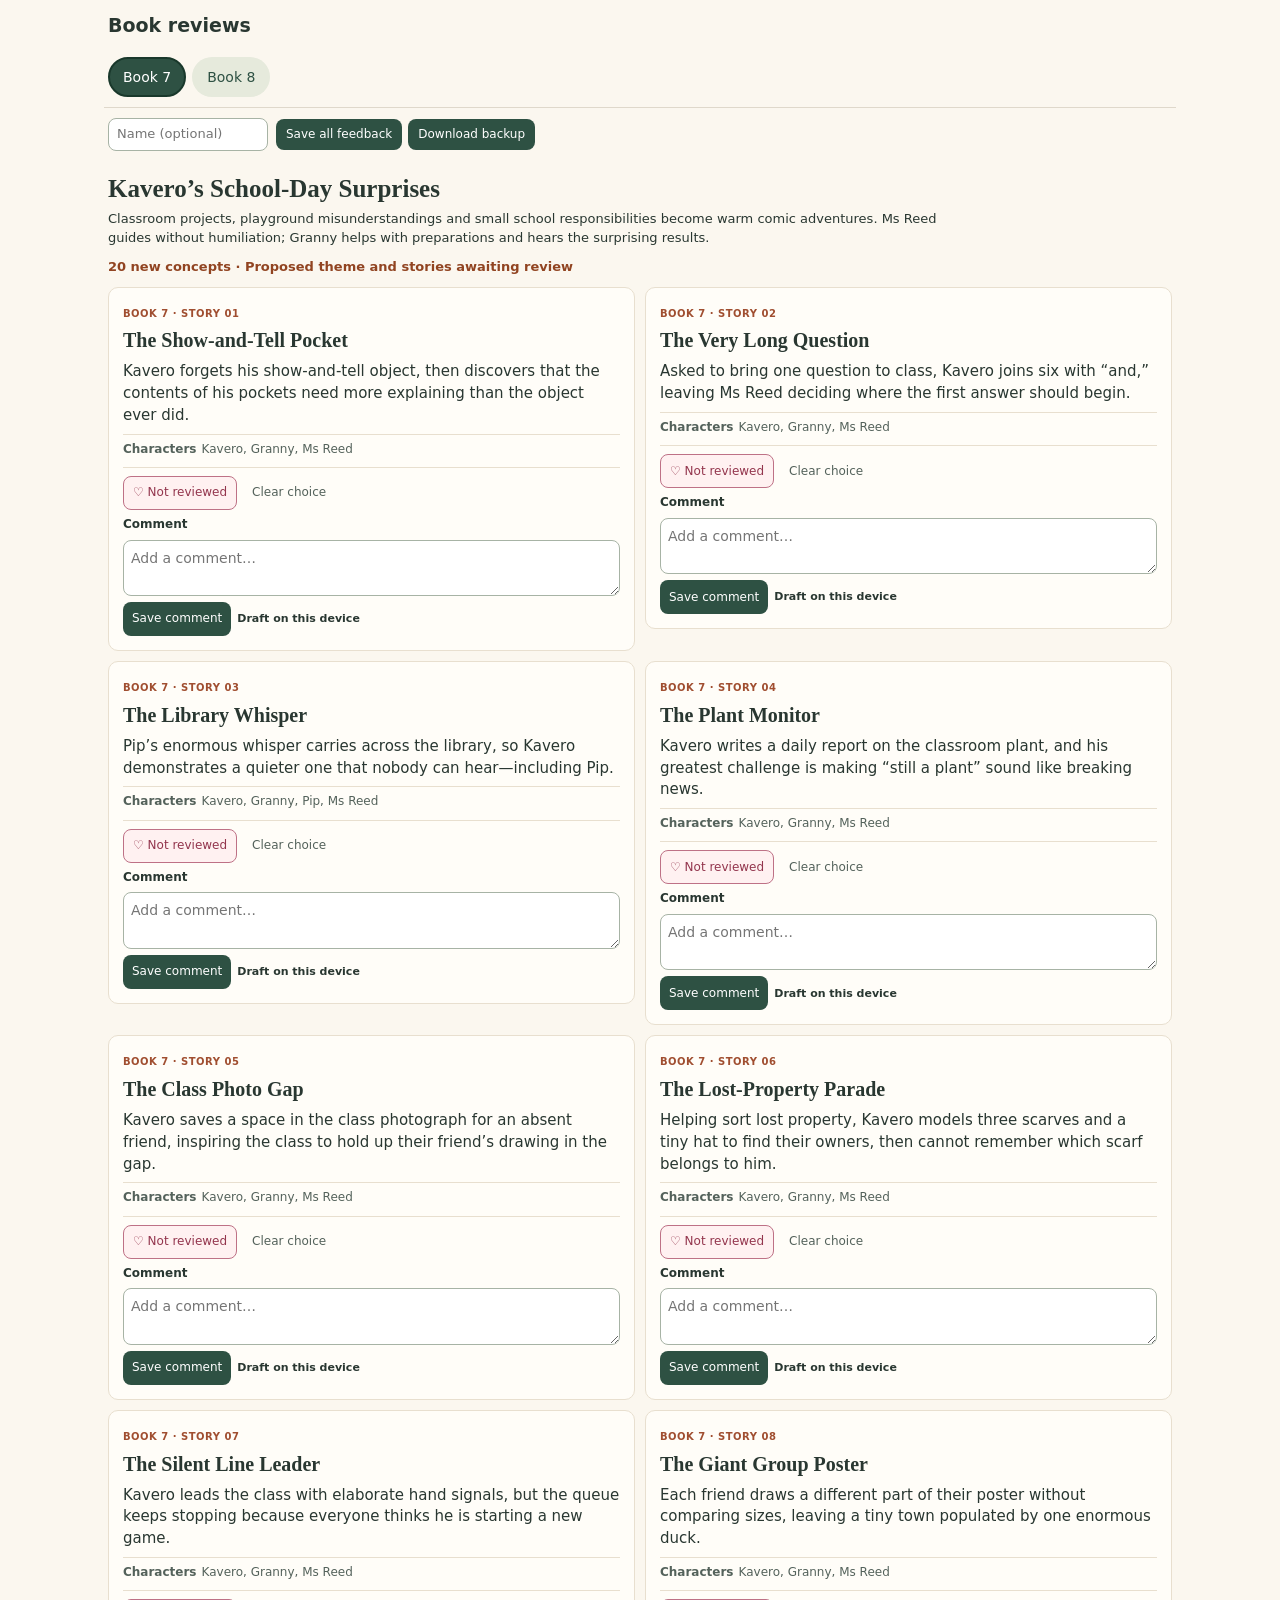
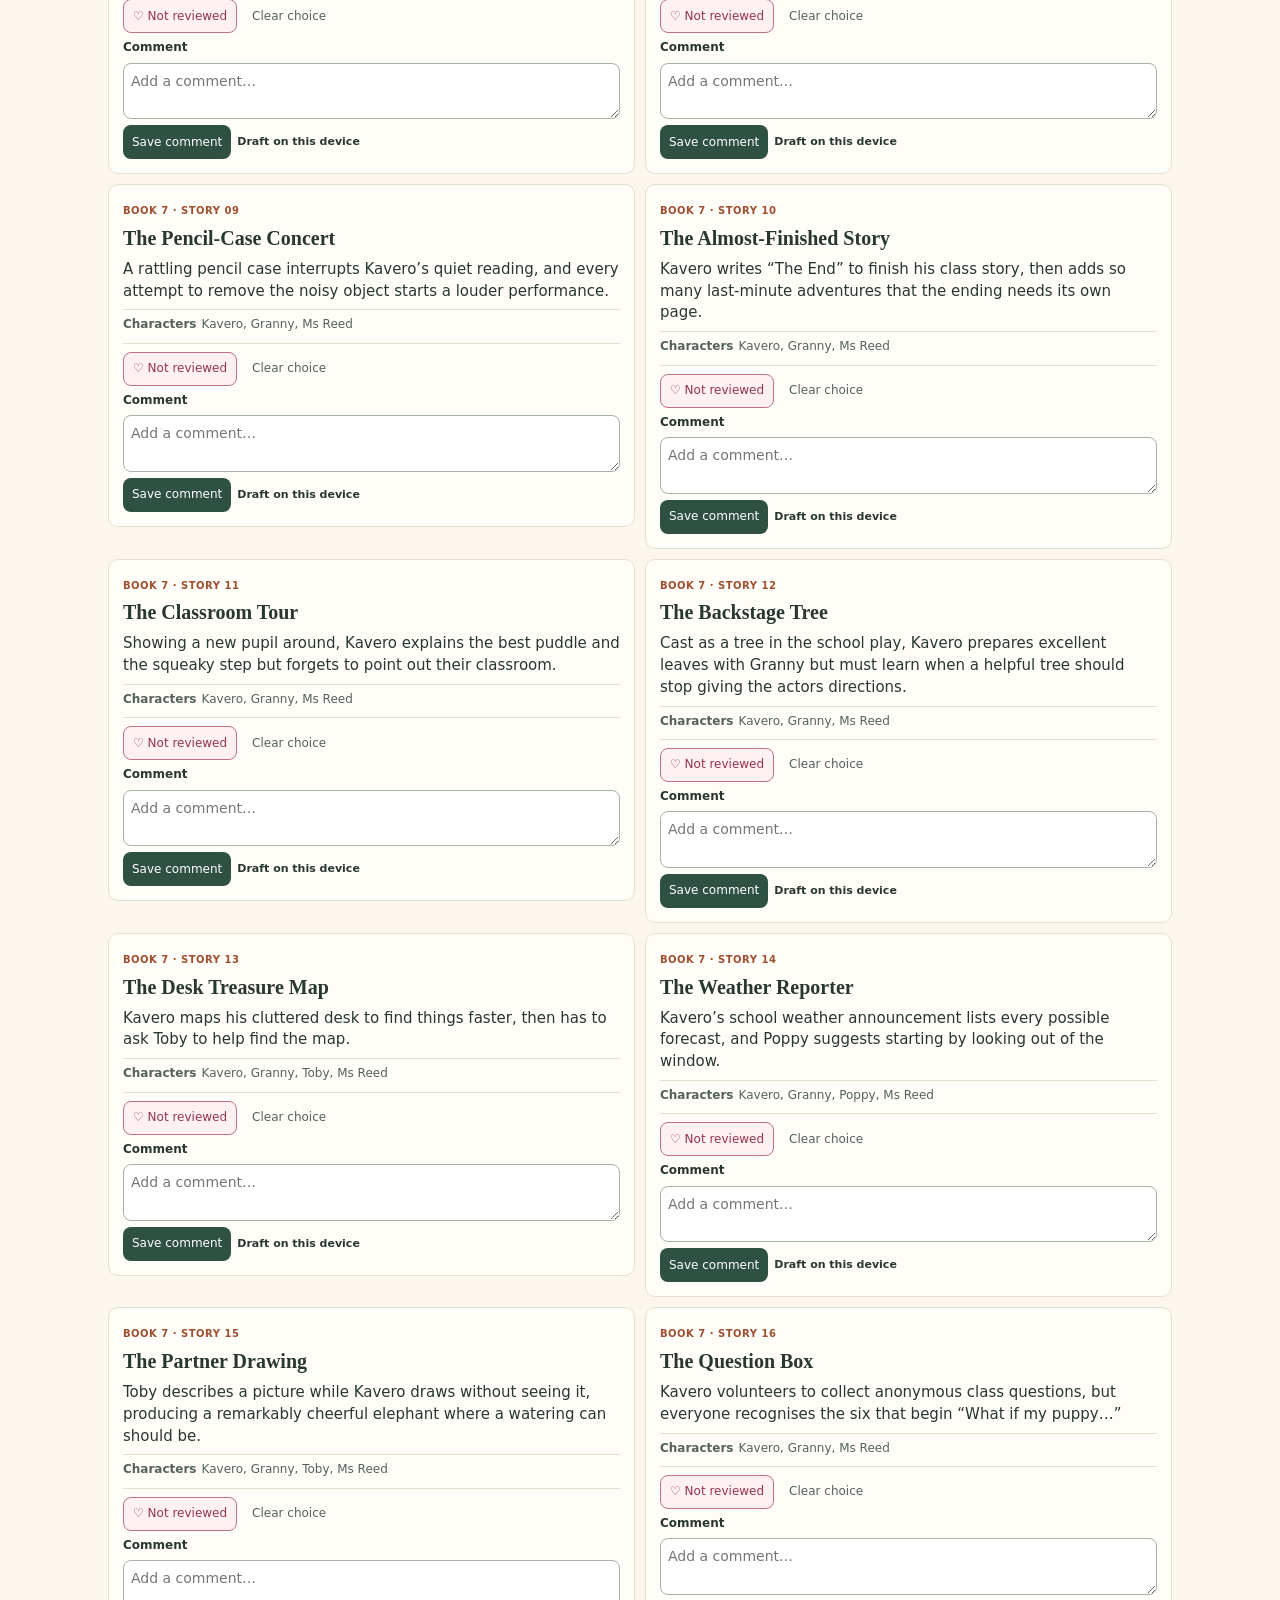
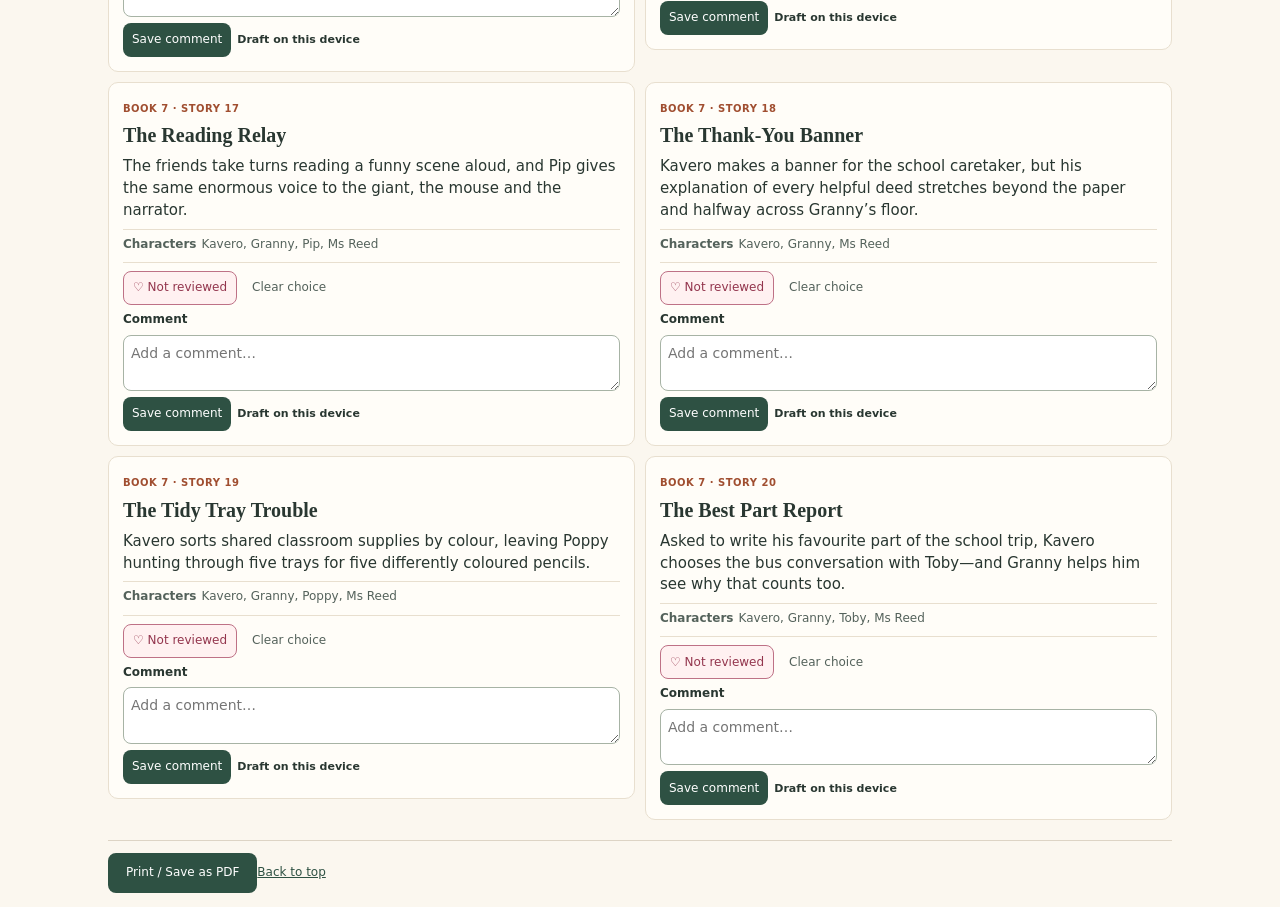
<file: index.html>
<!doctype html><html lang="en"><head><meta charset="utf-8"><meta name="viewport" content="width=device-width,initial-scale=1"><meta name="robots" content="noindex,nofollow"><title>Kavero — Books 2–8 Story Review</title><style>
:root{color-scheme:light}*{box-sizing:border-box}body{margin:0;background:#fbf7ef;color:#293731;font:17px/1.65 system-ui,sans-serif}main{max-width:1060px;margin:auto;padding:52px 24px}.eyebrow,.number{font-size:12px;font-weight:750;letter-spacing:.12em;color:#a04e30}h1{font-family:Georgia,serif;font-size:clamp(36px,6vw,60px);line-height:1.1;max-width:800px;margin:16px 0 22px}header p{max-width:750px}.meta{display:flex;gap:10px;flex-wrap:wrap;margin:26px 0}.meta span{border:1px solid #d9dccc;padding:5px 12px;border-radius:20px;font-size:14px}.note{background:#eef0e3;border-radius:14px;padding:18px 22px;margin-bottom:30px}.grid{display:grid;grid-template-columns:1fr 1fr;gap:20px}article{padding:26px;background:#fffdf8;border:1px solid #e8dfcf;border-radius:16px}h2{font:700 25px/1.25 Georgia,serif;margin:10px 0}article p{margin:14px 0}.cast{font-size:14px;color:#54625b;border-top:1px solid #e8dfcf;padding-top:12px}.cast strong{display:block}footer{margin-top:34px;border-top:1px solid #ddd4c5;padding-top:24px;font-size:15px}button{background:#2e5143;color:white;border:0;border-radius:8px;padding:11px 18px;font:inherit;cursor:pointer}@media(max-width:680px){.grid{grid-template-columns:1fr}main{padding:30px 18px}}@media print{body{background:white;font-size:11pt}main{padding:0}.grid{display:block}article{break-inside:avoid;margin-bottom:12px}button{display:none}h1{font-size:30pt}}

nav{display:flex;gap:12px;flex-wrap:wrap;margin:24px 0}nav a{padding:8px 14px;border:1px solid #cbd1bd;border-radius:8px;color:#2e5143;text-decoration:none}section.book{scroll-margin-top:20px;margin-top:48px}section.book>h2{font-size:32px}h3{font:700 24px/1.25 Georgia,serif;margin:10px 0}article{break-inside:avoid}.status{color:#914421;font-weight:700}a{color:#2e5143}</style><link rel="stylesheet" href="feedback.css?v=compact1"></head><body><main><header><h1>Book reviews</h1></header><div class="book-tabs" role="tablist" aria-label="Review books"><button type="button" role="tab" id="tab-7" aria-controls="book-7" aria-selected="true" data-books="7">Book 7</button><button type="button" role="tab" id="tab-8" aria-controls="book-8" aria-selected="false" data-books="8">Book 8</button></div><section class="book" id="book-7"><div class="eyebrow">NEW · BOOK 7</div><h2>Kavero’s School-Day Surprises</h2><p>Classroom projects, playground misunderstandings and small school responsibilities become warm comic adventures. Ms Reed guides without humiliation; Granny helps with preparations and hears the surprising results.</p><p class="status">20 new concepts · Proposed theme and stories awaiting review</p><div class="grid"><article data-plan-status="new-book"><span class="number">BOOK 7 · STORY 01</span><h3>The Show-and-Tell Pocket</h3><p>Kavero forgets his show-and-tell object, then discovers that the contents of his pockets need more explaining than the object ever did.</p><p class="cast"><strong>Characters</strong>Kavero, Granny, Ms Reed</p></article><article data-plan-status="new-book"><span class="number">BOOK 7 · STORY 02</span><h3>The Very Long Question</h3><p>Asked to bring one question to class, Kavero joins six with “and,” leaving Ms Reed deciding where the first answer should begin.</p><p class="cast"><strong>Characters</strong>Kavero, Granny, Ms Reed</p></article><article data-plan-status="new-book"><span class="number">BOOK 7 · STORY 03</span><h3>The Library Whisper</h3><p>Pip’s enormous whisper carries across the library, so Kavero demonstrates a quieter one that nobody can hear—including Pip.</p><p class="cast"><strong>Characters</strong>Kavero, Granny, Pip, Ms Reed</p></article><article data-plan-status="new-book"><span class="number">BOOK 7 · STORY 04</span><h3>The Plant Monitor</h3><p>Kavero writes a daily report on the classroom plant, and his greatest challenge is making “still a plant” sound like breaking news.</p><p class="cast"><strong>Characters</strong>Kavero, Granny, Ms Reed</p></article><article data-plan-status="new-book"><span class="number">BOOK 7 · STORY 05</span><h3>The Class Photo Gap</h3><p>Kavero saves a space in the class photograph for an absent friend, inspiring the class to hold up their friend’s drawing in the gap.</p><p class="cast"><strong>Characters</strong>Kavero, Granny, Ms Reed</p></article><article data-plan-status="new-book"><span class="number">BOOK 7 · STORY 06</span><h3>The Lost-Property Parade</h3><p>Helping sort lost property, Kavero models three scarves and a tiny hat to find their owners, then cannot remember which scarf belongs to him.</p><p class="cast"><strong>Characters</strong>Kavero, Granny, Ms Reed</p></article><article data-plan-status="new-book"><span class="number">BOOK 7 · STORY 07</span><h3>The Silent Line Leader</h3><p>Kavero leads the class with elaborate hand signals, but the queue keeps stopping because everyone thinks he is starting a new game.</p><p class="cast"><strong>Characters</strong>Kavero, Granny, Ms Reed</p></article><article data-plan-status="new-book"><span class="number">BOOK 7 · STORY 08</span><h3>The Giant Group Poster</h3><p>Each friend draws a different part of their poster without comparing sizes, leaving a tiny town populated by one enormous duck.</p><p class="cast"><strong>Characters</strong>Kavero, Granny, Ms Reed</p></article><article data-plan-status="new-book"><span class="number">BOOK 7 · STORY 09</span><h3>The Pencil-Case Concert</h3><p>A rattling pencil case interrupts Kavero’s quiet reading, and every attempt to remove the noisy object starts a louder performance.</p><p class="cast"><strong>Characters</strong>Kavero, Granny, Ms Reed</p></article><article data-plan-status="new-book"><span class="number">BOOK 7 · STORY 10</span><h3>The Almost-Finished Story</h3><p>Kavero writes “The End” to finish his class story, then adds so many last-minute adventures that the ending needs its own page.</p><p class="cast"><strong>Characters</strong>Kavero, Granny, Ms Reed</p></article><article data-plan-status="new-book"><span class="number">BOOK 7 · STORY 11</span><h3>The Classroom Tour</h3><p>Showing a new pupil around, Kavero explains the best puddle and the squeaky step but forgets to point out their classroom.</p><p class="cast"><strong>Characters</strong>Kavero, Granny, Ms Reed</p></article><article data-plan-status="new-book"><span class="number">BOOK 7 · STORY 12</span><h3>The Backstage Tree</h3><p>Cast as a tree in the school play, Kavero prepares excellent leaves with Granny but must learn when a helpful tree should stop giving the actors directions.</p><p class="cast"><strong>Characters</strong>Kavero, Granny, Ms Reed</p></article><article data-plan-status="new-book"><span class="number">BOOK 7 · STORY 13</span><h3>The Desk Treasure Map</h3><p>Kavero maps his cluttered desk to find things faster, then has to ask Toby to help find the map.</p><p class="cast"><strong>Characters</strong>Kavero, Granny, Toby, Ms Reed</p></article><article data-plan-status="new-book"><span class="number">BOOK 7 · STORY 14</span><h3>The Weather Reporter</h3><p>Kavero’s school weather announcement lists every possible forecast, and Poppy suggests starting by looking out of the window.</p><p class="cast"><strong>Characters</strong>Kavero, Granny, Poppy, Ms Reed</p></article><article data-plan-status="new-book"><span class="number">BOOK 7 · STORY 15</span><h3>The Partner Drawing</h3><p>Toby describes a picture while Kavero draws without seeing it, producing a remarkably cheerful elephant where a watering can should be.</p><p class="cast"><strong>Characters</strong>Kavero, Granny, Toby, Ms Reed</p></article><article data-plan-status="new-book"><span class="number">BOOK 7 · STORY 16</span><h3>The Question Box</h3><p>Kavero volunteers to collect anonymous class questions, but everyone recognises the six that begin “What if my puppy…”</p><p class="cast"><strong>Characters</strong>Kavero, Granny, Ms Reed</p></article><article data-plan-status="new-book"><span class="number">BOOK 7 · STORY 17</span><h3>The Reading Relay</h3><p>The friends take turns reading a funny scene aloud, and Pip gives the same enormous voice to the giant, the mouse and the narrator.</p><p class="cast"><strong>Characters</strong>Kavero, Granny, Pip, Ms Reed</p></article><article data-plan-status="new-book"><span class="number">BOOK 7 · STORY 18</span><h3>The Thank-You Banner</h3><p>Kavero makes a banner for the school caretaker, but his explanation of every helpful deed stretches beyond the paper and halfway across Granny’s floor.</p><p class="cast"><strong>Characters</strong>Kavero, Granny, Ms Reed</p></article><article data-plan-status="new-book"><span class="number">BOOK 7 · STORY 19</span><h3>The Tidy Tray Trouble</h3><p>Kavero sorts shared classroom supplies by colour, leaving Poppy hunting through five trays for five differently coloured pencils.</p><p class="cast"><strong>Characters</strong>Kavero, Granny, Poppy, Ms Reed</p></article><article data-plan-status="new-book"><span class="number">BOOK 7 · STORY 20</span><h3>The Best Part Report</h3><p>Asked to write his favourite part of the school trip, Kavero chooses the bus conversation with Toby—and Granny helps him see why that counts too.</p><p class="cast"><strong>Characters</strong>Kavero, Granny, Toby, Ms Reed</p></article></div></section><section class="book" id="book-8"><div class="eyebrow">NEW · BOOK 8</div><h2>Kavero’s Party Plans</h2><p>Invitations, games, performances and little celebrations: Kavero tries to make everyone happy, while Granny helps him leave room for the guests to have ideas of their own.</p><p class="status">20 new concepts · Proposed theme and stories awaiting review</p><div class="grid"><article data-plan-status="new-book"><span class="number">BOOK 8 · STORY 01</span><h3>The Invitation Puzzle</h3><p>Kavero draws party invitations without words, and Toby arrives with a pillow because the birthday cake looked like a bed.</p><p class="cast"><strong>Characters</strong>Kavero, Granny, Toby</p></article><article data-plan-status="new-book"><span class="number">BOOK 8 · STORY 02</span><h3>The Doorbell Committee</h3><p>Everyone wants to welcome the first guest, leaving Granny to welcome the next five while the children rehearse their greeting.</p><p class="cast"><strong>Characters</strong>Kavero, Granny</p></article><article data-plan-status="new-book"><span class="number">BOOK 8 · STORY 03</span><h3>The Balloon Name Tags</h3><p>Kavero gives each guest a name balloon, but the balloons drift between chairs and Dad spends lunch answering to Poppy.</p><p class="cast"><strong>Characters</strong>Kavero, Granny, Poppy, Dad</p></article><article data-plan-status="new-book"><span class="number">BOOK 8 · STORY 04</span><h3>The Musical Cushion</h3><p>There is one cushion for every player in Kavero’s friendly music game, yet Fozzy keeps choosing the one Kavero is about to sit on.</p><p class="cast"><strong>Characters</strong>Kavero, Granny, Fozzy</p></article><article data-plan-status="new-book"><span class="number">BOOK 8 · STORY 05</span><h3>The Treasure Map Mix-Up</h3><p>Kavero draws a treasure map from his own viewpoint, sending his friends to the wrong side of every landmark until Granny turns it around.</p><p class="cast"><strong>Characters</strong>Kavero, Granny</p></article><article data-plan-status="new-book"><span class="number">BOOK 8 · STORY 06</span><h3>The Endless Welcome Speech</h3><p>Kavero thanks everyone for coming, then thanks everyone for listening, while Pip wonders whether they should applaud to make him stop or keep him going.</p><p class="cast"><strong>Characters</strong>Kavero, Granny, Pip</p></article><article data-plan-status="new-book"><span class="number">BOOK 8 · STORY 07</span><h3>The Fancy-Dress Label</h3><p>Nobody recognises Kavero’s homemade costume, so he adds helpful labels until Granny can no longer see what he is dressed as.</p><p class="cast"><strong>Characters</strong>Kavero, Granny</p></article><article data-plan-status="new-book"><span class="number">BOOK 8 · STORY 08</span><h3>The Magic-Wand Substitute</h3><p>Kavero loses his pretend magic wand before his show, and Granny’s wooden spoon becomes a much funnier replacement when Pip expects it to produce soup.</p><p class="cast"><strong>Characters</strong>Kavero, Granny, Pip</p></article><article data-plan-status="new-book"><span class="number">BOOK 8 · STORY 09</span><h3>The Pass-the-Parcel Pause</h3><p>The music stops on Granny, but she is so busy cheering for everyone else that the parcel completes another lap before she notices.</p><p class="cast"><strong>Characters</strong>Kavero, Granny</p></article><article data-plan-status="new-book"><span class="number">BOOK 8 · STORY 10</span><h3>The Birthday Chair</h3><p>Kavero decorates a special chair for Mum, then has to remove half the decorations so the guest of honour can actually use it.</p><p class="cast"><strong>Characters</strong>Kavero, Granny, Mum</p></article><article data-plan-status="new-book"><span class="number">BOOK 8 · STORY 11</span><h3>The Smallest Parade</h3><p>Millie wants a parade without a long walk, so Kavero leads a grand procession around Granny’s armchair and announces every lap as a new destination.</p><p class="cast"><strong>Characters</strong>Kavero, Granny, Millie</p></article><article data-plan-status="new-book"><span class="number">BOOK 8 · STORY 12</span><h3>The Guessing Jar</h3><p>Kavero carefully counts every button for a guessing game, then adds one beautiful button and forgets whether he counted that one already.</p><p class="cast"><strong>Characters</strong>Kavero, Granny</p></article><article data-plan-status="new-book"><span class="number">BOOK 8 · STORY 13</span><h3>The Two-Person Dragon</h3><p>Kavero and Toby make a two-person costume, but their dragon keeps walking towards two different party games.</p><p class="cast"><strong>Characters</strong>Kavero, Granny, Toby</p></article><article data-plan-status="new-book"><span class="number">BOOK 8 · STORY 14</span><h3>The Party Photographer</h3><p>Kavero arranges perfect photographs while Granny catches the funny faces between poses, and everyone prefers her pictures.</p><p class="cast"><strong>Characters</strong>Kavero, Granny</p></article><article data-plan-status="new-book"><span class="number">BOOK 8 · STORY 15</span><h3>The Guest of Honour</h3><p>Kavero organises a thank-you party for Mr Bell, who arrives ready to fix the decorations and has to be persuaded to put his toolbox down.</p><p class="cast"><strong>Characters</strong>Kavero, Granny, Mr Bell</p></article><article data-plan-status="new-book"><span class="number">BOOK 8 · STORY 16</span><h3>The Rainy Garden Party</h3><p>Rain sends Kavero’s garden party indoors, where a pretend picnic beneath the dining table becomes more popular than his original plan.</p><p class="cast"><strong>Characters</strong>Kavero, Granny</p></article><article data-plan-status="new-book"><span class="number">BOOK 8 · STORY 17</span><h3>The Applause Rehearsal</h3><p>Pip teaches everyone a spectacular cheer for Granny’s entrance, but they practise so enthusiastically that she comes in early to see what she has missed.</p><p class="cast"><strong>Characters</strong>Kavero, Granny, Pip</p></article><article data-plan-status="new-book"><span class="number">BOOK 8 · STORY 18</span><h3>The Party Bag Puzzle</h3><p>Kavero makes every party bag exactly the same, until Millie asks to swap her puzzle for the drawing Poppy would rather give away.</p><p class="cast"><strong>Characters</strong>Kavero, Granny, Poppy, Millie</p></article><article data-plan-status="new-book"><span class="number">BOOK 8 · STORY 19</span><h3>The Last Game Vote</h3><p>The guests vote for one final game, and Kavero discovers that everyone’s favourite is the silly waiting game they invented while he counted.</p><p class="cast"><strong>Characters</strong>Kavero, Granny</p></article><article data-plan-status="new-book"><span class="number">BOOK 8 · STORY 20</span><h3>The Morning-After Celebration</h3><p>Tidying the party with Granny, Kavero finds a forgotten paper crown and declares her Queen of Finding Things Under Chairs.</p><p class="cast"><strong>Characters</strong>Kavero, Granny</p></article></div></section><footer><button onclick="window.print()">Print / Save as PDF</button><p>Story proposal review · No manuscripts included · Updated 7 September 2026</p><a href="#">Back to top</a></footer></main><script src="feedback.js?v=compact1" defer></script><script src="feedback-submit.js?v=compact1" defer></script><script src="book-tabs.js?v=compact1" defer></script></body></html>
</file>
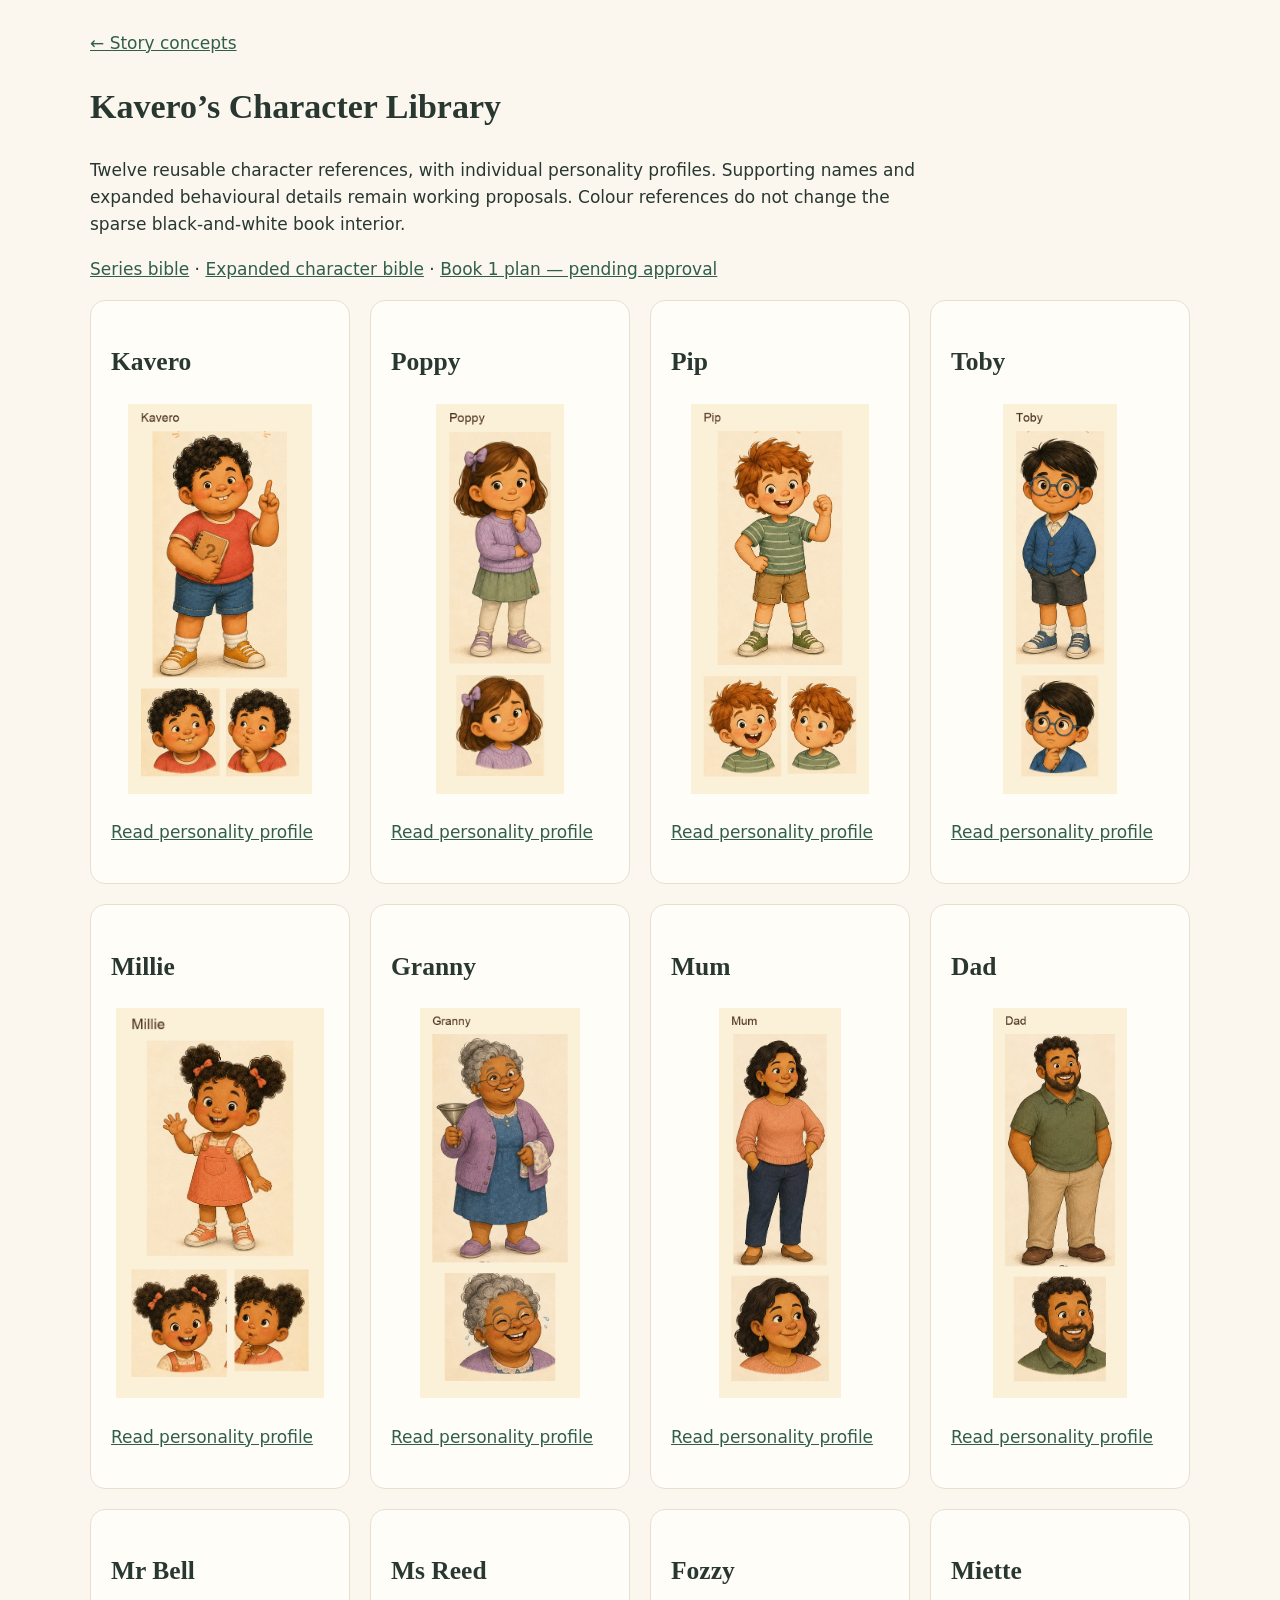
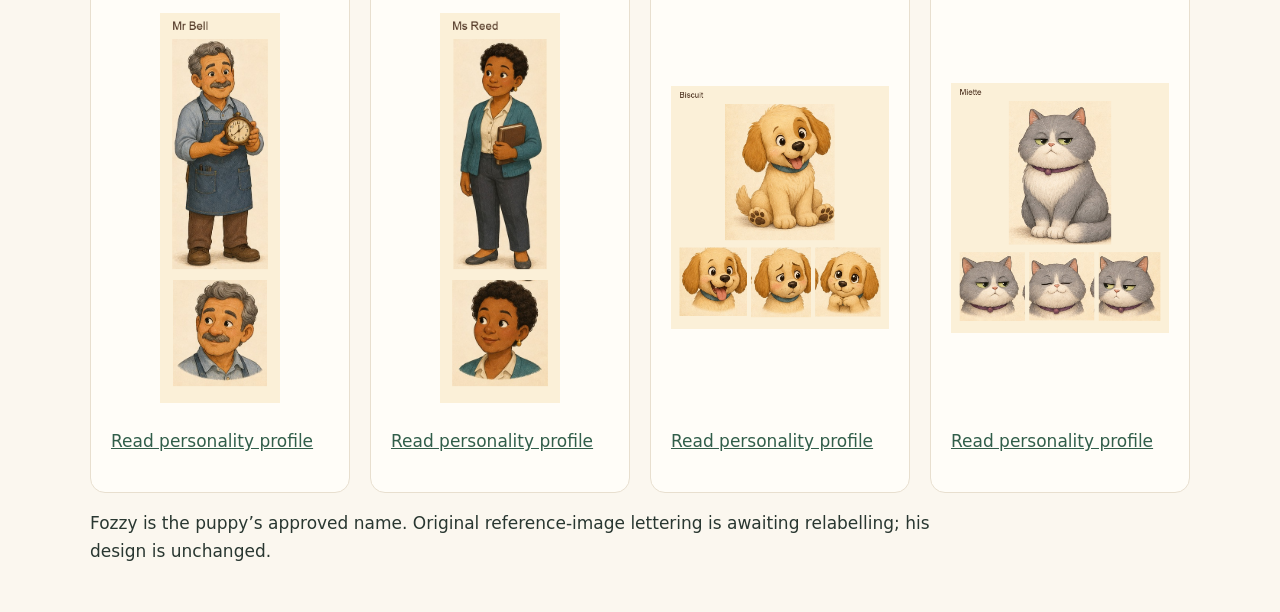
<file: characters.html>
<!doctype html><html lang="en"><meta charset="utf-8"><meta name="viewport" content="width=device-width,initial-scale=1"><meta name="robots" content="noindex,nofollow"><title>Kavero Character Library</title><style>body{font:17px/1.6 system-ui;background:#fbf7ef;color:#293731;margin:0}main{max-width:1100px;margin:auto;padding:30px 20px}h1,h2{font-family:Georgia,serif}a{color:#315e4a}.grid{display:grid;grid-template-columns:repeat(auto-fit,minmax(230px,1fr));gap:20px}article{background:#fffdf8;border:1px solid #e8dfcf;border-radius:15px;padding:20px}img{width:100%;height:390px;object-fit:contain}p{max-width:850px}</style><main><a href="index.html">← Story concepts</a><h1>Kavero’s Character Library</h1><p>Twelve reusable character references, with individual personality profiles. Supporting names and expanded behavioural details remain working proposals. Colour references do not change the sparse black-and-white book interior.</p><p><a href="https://github.com/krsnahub/kavero-concept-review/blob/main/series/SERIES_BIBLE.md">Series bible</a> · <a href="https://github.com/krsnahub/kavero-concept-review/blob/main/series/CHARACTER_BIBLE.md">Expanded character bible</a> · <a href="https://github.com/krsnahub/kavero-concept-review/blob/main/series/books/book-01-plan.md">Book 1 plan — pending approval</a></p><section class="grid"><article><h2>Kavero</h2><a href="series/characters/individual/kavero/character-sheet.png"><img src="series/characters/individual/kavero/character-sheet.png" alt="Kavero character reference sheet" loading="lazy"></a><p><a href="https://github.com/krsnahub/kavero-concept-review/blob/main/series/characters/profiles/kavero.md">Read personality profile</a></p></article><article><h2>Poppy</h2><a href="series/characters/individual/poppy/character-sheet.png"><img src="series/characters/individual/poppy/character-sheet.png" alt="Poppy character reference sheet" loading="lazy"></a><p><a href="https://github.com/krsnahub/kavero-concept-review/blob/main/series/characters/profiles/poppy.md">Read personality profile</a></p></article><article><h2>Pip</h2><a href="series/characters/individual/pip/character-sheet.png"><img src="series/characters/individual/pip/character-sheet.png" alt="Pip character reference sheet" loading="lazy"></a><p><a href="https://github.com/krsnahub/kavero-concept-review/blob/main/series/characters/profiles/pip.md">Read personality profile</a></p></article><article><h2>Toby</h2><a href="series/characters/individual/toby/character-sheet.png"><img src="series/characters/individual/toby/character-sheet.png" alt="Toby character reference sheet" loading="lazy"></a><p><a href="https://github.com/krsnahub/kavero-concept-review/blob/main/series/characters/profiles/toby.md">Read personality profile</a></p></article><article><h2>Millie</h2><a href="series/characters/individual/millie/character-sheet.png"><img src="series/characters/individual/millie/character-sheet.png" alt="Millie character reference sheet" loading="lazy"></a><p><a href="https://github.com/krsnahub/kavero-concept-review/blob/main/series/characters/profiles/millie.md">Read personality profile</a></p></article><article><h2>Granny</h2><a href="series/characters/individual/granny/character-sheet.png"><img src="series/characters/individual/granny/character-sheet.png" alt="Granny character reference sheet" loading="lazy"></a><p><a href="https://github.com/krsnahub/kavero-concept-review/blob/main/series/characters/profiles/granny.md">Read personality profile</a></p></article><article><h2>Mum</h2><a href="series/characters/individual/mum/character-sheet.png"><img src="series/characters/individual/mum/character-sheet.png" alt="Mum character reference sheet" loading="lazy"></a><p><a href="https://github.com/krsnahub/kavero-concept-review/blob/main/series/characters/profiles/mum.md">Read personality profile</a></p></article><article><h2>Dad</h2><a href="series/characters/individual/dad/character-sheet.png"><img src="series/characters/individual/dad/character-sheet.png" alt="Dad character reference sheet" loading="lazy"></a><p><a href="https://github.com/krsnahub/kavero-concept-review/blob/main/series/characters/profiles/dad.md">Read personality profile</a></p></article><article><h2>Mr Bell</h2><a href="series/characters/individual/mr-bell/character-sheet.png"><img src="series/characters/individual/mr-bell/character-sheet.png" alt="Mr Bell character reference sheet" loading="lazy"></a><p><a href="https://github.com/krsnahub/kavero-concept-review/blob/main/series/characters/profiles/mr-bell.md">Read personality profile</a></p></article><article><h2>Ms Reed</h2><a href="series/characters/individual/ms-reed/character-sheet.png"><img src="series/characters/individual/ms-reed/character-sheet.png" alt="Ms Reed character reference sheet" loading="lazy"></a><p><a href="https://github.com/krsnahub/kavero-concept-review/blob/main/series/characters/profiles/ms-reed.md">Read personality profile</a></p></article><article><h2>Fozzy</h2><a href="series/characters/individual/biscuit/character-sheet.png"><img src="series/characters/individual/biscuit/character-sheet.png" alt="Fozzy character reference sheet" loading="lazy"></a><p><a href="https://github.com/krsnahub/kavero-concept-review/blob/main/series/characters/profiles/biscuit.md">Read personality profile</a></p></article><article><h2>Miette</h2><a href="series/characters/individual/miette/character-sheet.png"><img src="series/characters/individual/miette/character-sheet.png" alt="Miette character reference sheet" loading="lazy"></a><p><a href="https://github.com/krsnahub/kavero-concept-review/blob/main/series/characters/profiles/miette.md">Read personality profile</a></p></article></section><p>Fozzy is the puppy’s approved name. Original reference-image lettering is awaiting relabelling; his design is unchanged.</p></main></html>
</file>
<file: feedback.css>
.feedback-panel{padding:22px;background:#f3ede0;border:1px solid #d9cdb8;border-radius:14px;margin:24px 0}.feedback-panel p{max-width:780px}.feedback-panel label,.story-feedback label{display:block;font-size:14px;font-weight:650;margin:12px 0 6px}input,textarea{font:inherit;color:inherit;border:1px solid #a7b3a5;border-radius:8px;padding:10px;background:white;max-width:100%}input{width:320px}textarea{width:100%;resize:vertical;font-size:16px}.story-feedback{border-top:1px solid #e8dfcf;margin-top:20px;padding-top:15px}.heart{background:#fff1f1;color:#93354d;border:1px solid #be7186;min-height:44px}.heart[aria-pressed=true]{background:#9d3654;color:white}.reset-vote{background:transparent;color:#54625b;font-size:13px;padding:9px}.review-actions{display:flex;gap:12px;flex-wrap:wrap;margin-top:16px}.feedback-status{font-size:14px;font-weight:650}button:focus-visible,input:focus-visible,textarea:focus-visible{outline:3px solid #297a9c;outline-offset:3px}article[data-selection=true]{border-color:#be7186} @media print{.feedback-panel,.reset-vote{display:none}.story-feedback button.heart{display:inline-block;background:white;color:black;padding:0;border:0}.story-feedback textarea{border:0;height:auto}}
.book-tabs{display:flex;flex-wrap:wrap;gap:10px;margin:24px 0}.book-tabs [role=tab]{background:#e6eadc;color:#2e5143;border:2px solid transparent}.book-tabs [aria-selected=true]{background:#2e5143;color:white;border-color:#19382b}section.book[hidden]{display:none!important}@media print{.book-tabs{display:none}section.book[hidden]{display:block!important}}

/* Compact review workspace: navigation stays above the selected book. */
body{font-size:15px;line-height:1.45}main{max-width:1100px;padding:14px 18px}header h1{font:700 19px/1.2 system-ui,sans-serif;margin:0 0 10px}.book-tabs{position:sticky;top:0;z-index:20;display:flex;flex-wrap:nowrap;overflow-x:auto;gap:6px;margin:0 -4px;padding:10px 4px;background:#fbf7ef;border-bottom:1px solid #dfd8cb}.book-tabs [role=tab]{flex:0 0 auto;white-space:nowrap;padding:8px 13px;font-size:14px;border-radius:20px;min-height:40px}.feedback-panel{display:flex;align-items:center;flex-wrap:wrap;gap:8px;background:none;border:0;padding:10px 0;margin:0}.feedback-panel input{width:160px;padding:6px 8px;font-size:13px}.review-actions{margin:0;gap:6px}.review-actions button{font-size:12px;padding:7px 10px}.feedback-panel>.feedback-status{font-size:12px;margin:0}section.book{margin-top:12px;scroll-margin-top:65px}section.book>.eyebrow{display:none}section.book>h2{font-size:25px;margin:6px 0}section.book>p{margin:5px 0 10px;max-width:850px;font-size:13px}section.book>h3{font:700 15px/1.3 system-ui,sans-serif;margin:18px 0 8px}.grid{gap:10px;align-items:start}article{padding:14px;border-radius:10px}article .number{font-size:10px;letter-spacing:.05em}article h3{font-size:20px;margin:5px 0 8px}article p{margin:7px 0}article .status{font-size:11px;margin:4px 0}article .cast{font-size:12px;padding-top:6px}.cast strong{display:inline;margin-right:5px}.story-feedback{padding-top:8px;margin-top:9px;display:flex;flex-wrap:wrap;gap:6px;align-items:center}.story-feedback label{width:100%;font-size:12px;margin:0}.story-feedback textarea{font-size:14px;padding:7px;min-height:52px}.story-feedback button{font-size:12px;padding:6px 9px;min-height:34px}.story-feedback .feedback-status{font-size:11px;margin:0}.dropped-archive{margin-top:16px}.dropped-archive summary{cursor:pointer;font-size:13px}footer{margin-top:20px;padding-top:12px;font-size:12px}footer p{display:none}@media(max-width:680px){main{padding:12px}.grid{grid-template-columns:1fr}.book-tabs [role=tab]{padding:7px 11px}section.book>h2{font-size:23px}}@media print{.book-tabs{display:none}.feedback-panel{display:none}article{break-inside:avoid}}
</file>
